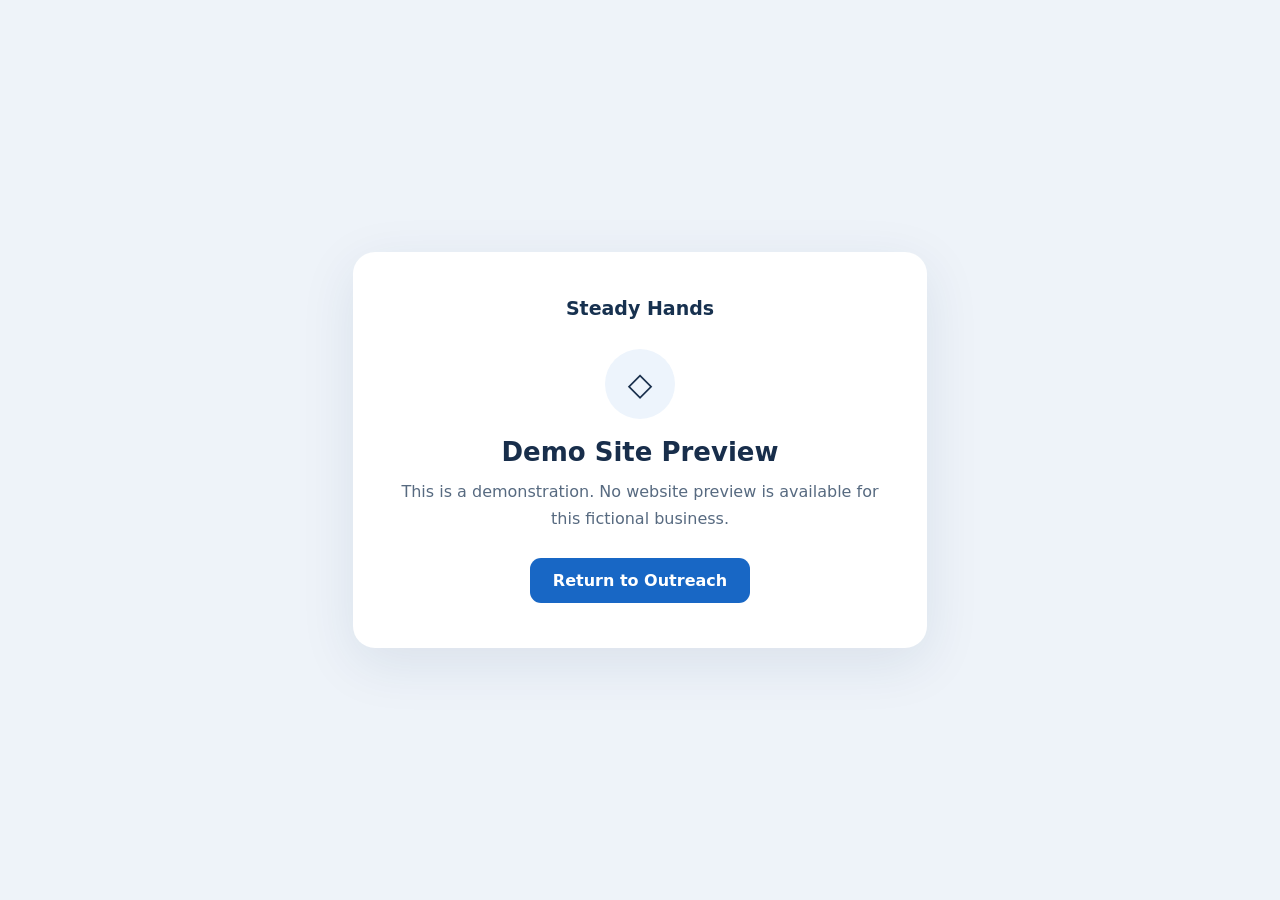
<file: demo-preview.html>
<!doctype html>
<html lang="en"><head><meta charset="utf-8"><meta name="viewport" content="width=device-width, initial-scale=1"><title>Site Preview | Steady Hands Demo</title>
<style>body{margin:0;min-height:100vh;display:grid;place-items:center;background:#eef3f9;color:#182e4b;font-family:system-ui,-apple-system,BlinkMacSystemFont,"Segoe UI",sans-serif;padding:24px;box-sizing:border-box}.panel{max-width:510px;text-align:center;background:white;border-radius:22px;padding:45px 32px;box-shadow:0 15px 55px #18395c18}.logo{font-size:19px;font-weight:800;margin-bottom:30px;color:#17314f}.circle{width:70px;height:70px;border-radius:50%;background:#edf4fc;display:grid;place-items:center;margin:0 auto 18px;font-size:32px}h1{font-size:26px;margin:0 0 12px}p{line-height:1.65;color:#576a80;margin:0 0 26px}a{display:inline-block;background:#1867c5;color:white;padding:13px 23px;border-radius:11px;text-decoration:none;font-weight:700}a:hover{background:#1154a1}</style></head>
<body><main class="panel"><div class="logo">Steady Hands</div><div class="circle" aria-hidden="true">◇</div><h1>Demo Site Preview</h1><p>This is a demonstration. No website preview is available for this fictional business.</p><a href="index.html">Return to Outreach</a></main></body></html>
</file>
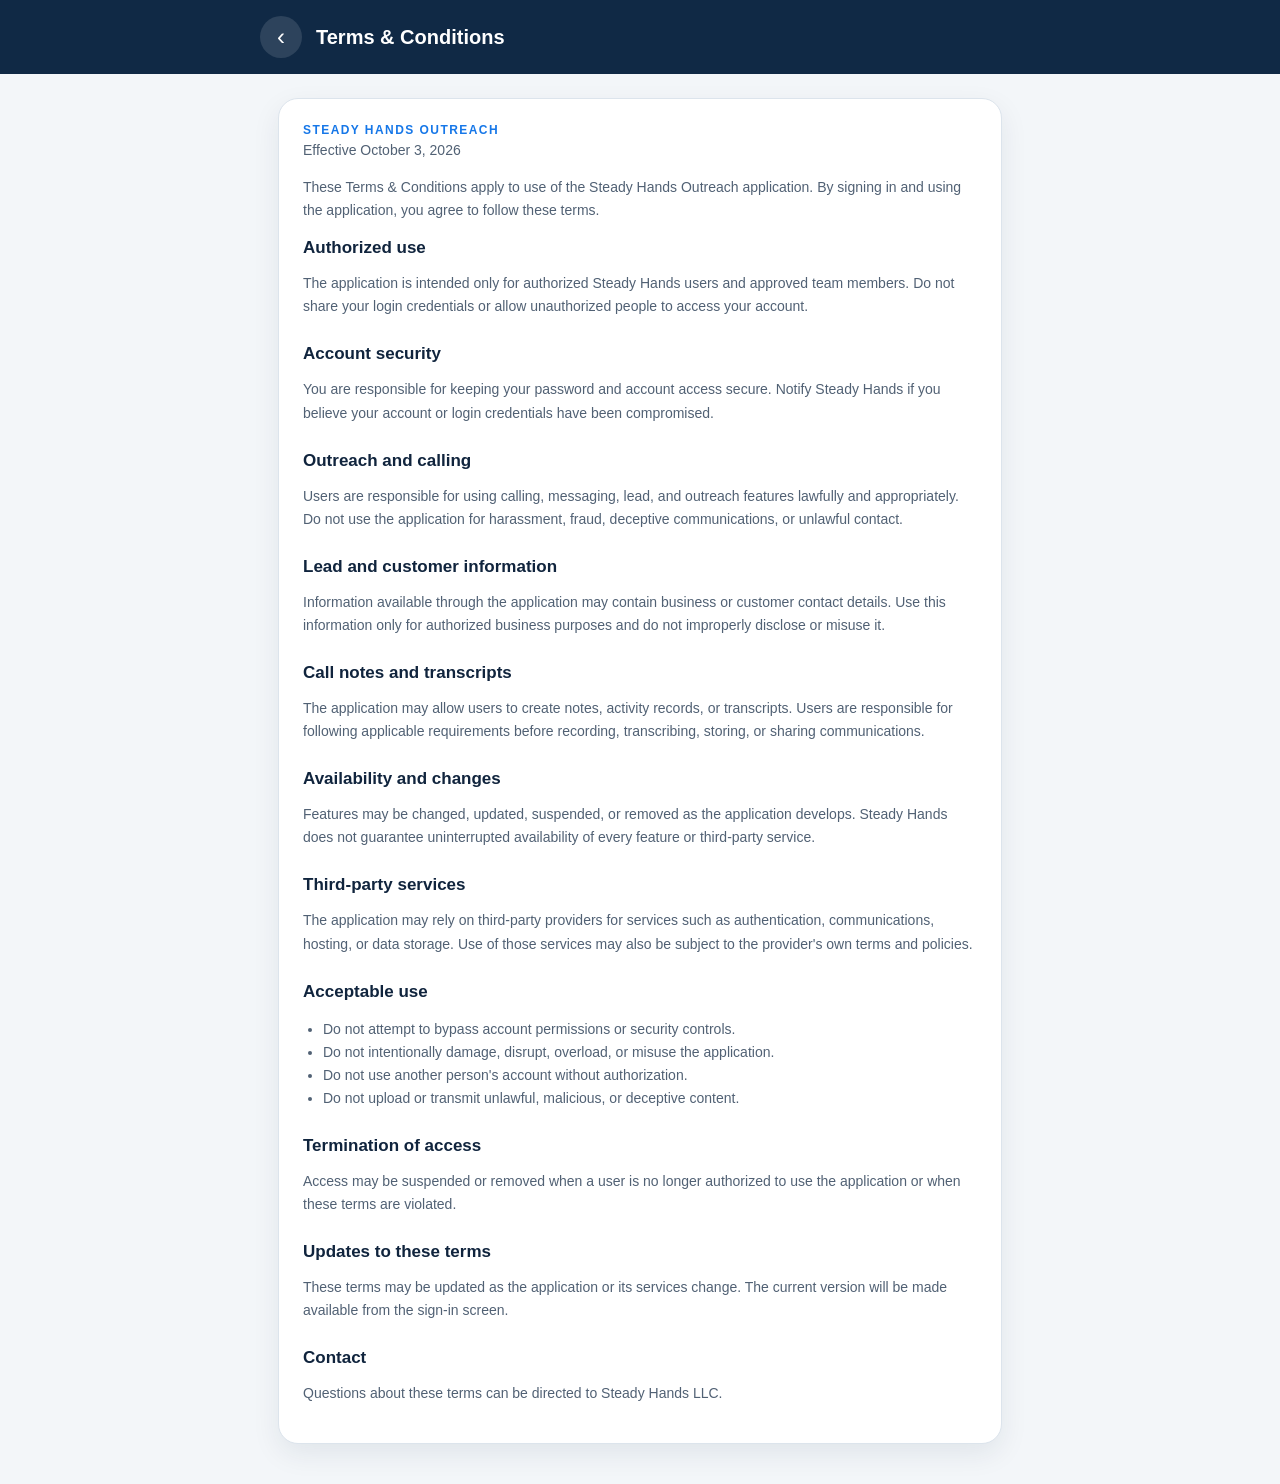
<file: terms.html>
<!doctype html>
<html lang="en">
<head>
  <meta charset="utf-8" />
  <meta name="viewport" content="width=device-width, initial-scale=1, maximum-scale=1, minimum-scale=1, user-scalable=no, viewport-fit=cover" />
  <meta name="theme-color" content="#102945" />
  <meta name="mobile-web-app-capable" content="yes" />
  <meta name="apple-mobile-web-app-capable" content="yes" />
  <meta name="apple-touch-fullscreen" content="yes" />
  <meta name="apple-mobile-web-app-status-bar-style" content="black-translucent" />
  <meta name="apple-mobile-web-app-title" content="Outreach" />
  <link rel="manifest" href="manifest.webmanifest" />
  <link rel="apple-touch-icon" sizes="192x192" href="images/icon-192.png" />
  <title>Terms & Conditions • Outreach</title>
  <style>
    *{box-sizing:border-box}
    body{margin:0;background:#f3f6f9;color:#10243d;font-family:-apple-system,BlinkMacSystemFont,"Segoe UI",sans-serif}
    .terms-top{position:sticky;top:0;z-index:5;background:#102945;color:#fff;padding:calc(16px + env(safe-area-inset-top)) 18px 16px}
    .terms-top-inner{max-width:760px;margin:auto;display:flex;align-items:center;gap:14px}
    .terms-back{width:42px;height:42px;border:0;border-radius:50%;background:rgba(255,255,255,.12);color:#fff;font-size:24px;cursor:pointer}
    .terms-top h1{font-size:20px;margin:0}
    .terms-wrap{max-width:760px;margin:0 auto;padding:24px 18px calc(40px + env(safe-area-inset-bottom))}
    .terms-card{background:#fff;border:1px solid #dce4ec;border-radius:20px;padding:24px;box-shadow:0 10px 28px rgba(16,41,69,.08)}
    .terms-card h2{font-size:17px;margin:26px 0 8px}
    .terms-card h2:first-of-type{margin-top:16px}
    .terms-card p,.terms-card li{font-size:14px;line-height:1.65;color:#516174}
    .terms-card ul{padding-left:20px}
    .updated{font-size:12px;color:#758396;margin-top:2px}
    .brand{font-size:12px;font-weight:900;letter-spacing:.12em;color:#1677e8}
    html[data-theme="dark"]{color-scheme:dark;background:#070f1b}
  html[data-theme="dark"] body{background:#070f1b;color:#eff5ff}
  html[data-theme="dark"] .terms-top{background:#0c1c30;border-bottom:1px solid #293c55}
  html[data-theme="dark"] .terms-card{background:#111f33;color:#eff5ff;border-color:#293c55;box-shadow:0 12px 30px rgba(0,0,0,.25)}
  html[data-theme="dark"] .terms-card h2{color:#eff5ff}
  html[data-theme="dark"] .terms-card p,html[data-theme="dark"] .terms-card li{color:#b6c8df}
  html[data-theme="dark"] .updated{color:#95abc5}
  html[data-theme="dark"] .brand{color:#6bb6ff}
  html[data-theme="dark"] .terms-back{background:#1b304b;border:1px solid #3a526d;color:#eff5ff}
  </style>
  <script src="theme.js?v=20261009-popup-theme"></script>
</head>
<body>
  <header class="terms-top">
    <div class="terms-top-inner">
      <button class="terms-back" type="button" aria-label="Back" onclick="if(window.parent!==window){window.parent.postMessage({type:'close-terms'},location.origin)}else{history.length>1?history.back():location.href='login.html'}">‹</button>
      <h1>Terms &amp; Conditions</h1>
    </div>
  </header>

  <main class="terms-wrap">
    <article class="terms-card">
      <div class="brand">STEADY HANDS OUTREACH</div>
      <p class="updated">Effective October 3, 2026</p>

      <p>These Terms &amp; Conditions apply to use of the Steady Hands Outreach application. By signing in and using the application, you agree to follow these terms.</p>

      <h2>Authorized use</h2>
      <p>The application is intended only for authorized Steady Hands users and approved team members. Do not share your login credentials or allow unauthorized people to access your account.</p>

      <h2>Account security</h2>
      <p>You are responsible for keeping your password and account access secure. Notify Steady Hands if you believe your account or login credentials have been compromised.</p>

      <h2>Outreach and calling</h2>
      <p>Users are responsible for using calling, messaging, lead, and outreach features lawfully and appropriately. Do not use the application for harassment, fraud, deceptive communications, or unlawful contact.</p>

      <h2>Lead and customer information</h2>
      <p>Information available through the application may contain business or customer contact details. Use this information only for authorized business purposes and do not improperly disclose or misuse it.</p>

      <h2>Call notes and transcripts</h2>
      <p>The application may allow users to create notes, activity records, or transcripts. Users are responsible for following applicable requirements before recording, transcribing, storing, or sharing communications.</p>

      <h2>Availability and changes</h2>
      <p>Features may be changed, updated, suspended, or removed as the application develops. Steady Hands does not guarantee uninterrupted availability of every feature or third-party service.</p>

      <h2>Third-party services</h2>
      <p>The application may rely on third-party providers for services such as authentication, communications, hosting, or data storage. Use of those services may also be subject to the provider's own terms and policies.</p>

      <h2>Acceptable use</h2>
      <ul>
        <li>Do not attempt to bypass account permissions or security controls.</li>
        <li>Do not intentionally damage, disrupt, overload, or misuse the application.</li>
        <li>Do not use another person's account without authorization.</li>
        <li>Do not upload or transmit unlawful, malicious, or deceptive content.</li>
      </ul>

      <h2>Termination of access</h2>
      <p>Access may be suspended or removed when a user is no longer authorized to use the application or when these terms are violated.</p>

      <h2>Updates to these terms</h2>
      <p>These terms may be updated as the application or its services change. The current version will be made available from the sign-in screen.</p>

      <h2>Contact</h2>
      <p>Questions about these terms can be directed to Steady Hands LLC.</p>
    </article>
  </main>
</body>
</html>
</file>
